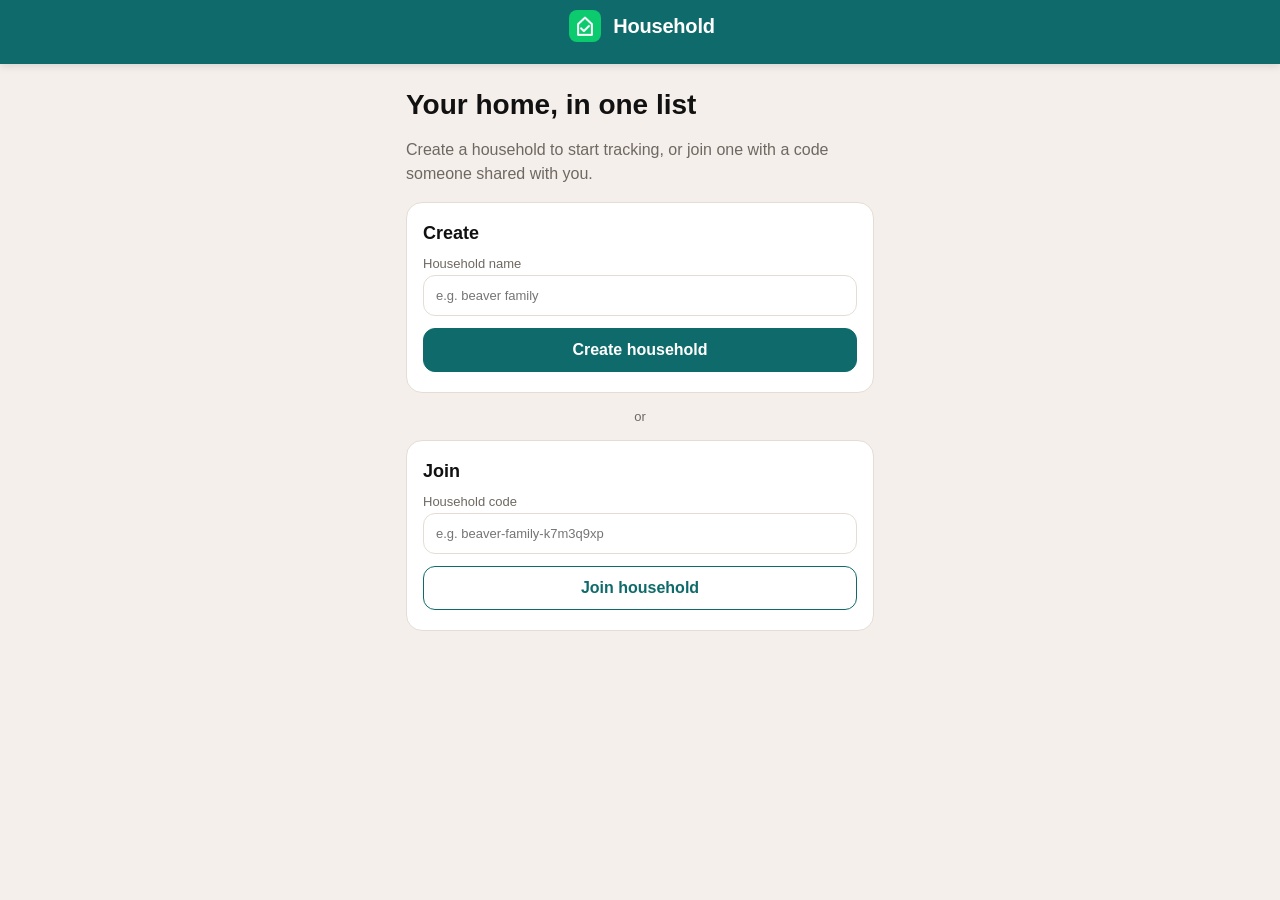
<file: frontend/index.html>
<!DOCTYPE html>
<html lang="en">
  <head>
    <meta charset="utf-8" />
    <meta name="viewport" content="width=device-width, initial-scale=1, interactive-widget=resizes-content" />
    <title>Household</title>
    <link rel="stylesheet" href="style.css" />
    <link rel="manifest" href="manifest.json" />
    <link rel="icon" href="icons/icon-192.png" />
    <meta name="theme-color" content="#0f6b6b" />
  </head>
  <body>
    <div class="top">
      <header>
        <img class="logo" src="icons/icon-192.png" alt="" />
        <h1>Household</h1>
        <a class="icon-button" href="settings.html" aria-label="Settings">
          <svg viewBox="0 0 24 24" fill="none" stroke="currentColor" stroke-width="2" stroke-linecap="round" stroke-linejoin="round" aria-hidden="true">
            <path d="M9.671 4.136a2.34 2.34 0 0 1 4.659 0 2.34 2.34 0 0 0 3.319 1.915 2.34 2.34 0 0 1 2.33 4.033 2.34 2.34 0 0 0 0 3.831 2.34 2.34 0 0 1-2.33 4.033 2.34 2.34 0 0 0-3.319 1.915 2.34 2.34 0 0 1-4.659 0 2.34 2.34 0 0 0-3.32-1.915 2.34 2.34 0 0 1-2.33-4.033 2.34 2.34 0 0 0 0-3.831A2.34 2.34 0 0 1 6.35 6.051a2.34 2.34 0 0 0 3.319-1.915" />
            <circle cx="12" cy="12" r="3" />
          </svg>
        </a>
      </header>

      <nav class="tabs">
        <button data-tab="to-buy" class="active" aria-selected="true">To buy</button>
        <button data-tab="to-do" aria-selected="false">To do</button>
      </nav>
    </div>

    <main>
      <section id="to-buy">
        <ul id="list"></ul>
      </section>
      <section id="to-do" hidden>
        <div class="filters">
          <button data-difficulty="all" class="active" aria-pressed="true">All</button>
          <button data-difficulty="light" aria-pressed="false">Light</button>
          <button data-difficulty="medium" aria-pressed="false">Medium</button>
          <button data-difficulty="heavy" aria-pressed="false">Heavy</button>
        </div>
        <ul id="todo"></ul>
      </section>
    </main>

    <button id="add" aria-label="Add to list">+</button>

    <div id="toast" hidden>
      <span id="toast-text"></span>
      <button id="undo">Undo</button>
    </div>

    <dialog id="picker">
      <div class="picker-head">
        <h2>Add to list</h2>
        <button id="picker-close" class="icon-button" aria-label="Close">
          <svg viewBox="0 0 24 24" fill="none" stroke="currentColor" stroke-width="2" stroke-linecap="round" stroke-linejoin="round" aria-hidden="true">
            <path d="M18 6 6 18" />
            <path d="m6 6 12 12" />
          </svg>
        </button>
      </div>
      <input id="search" type="search" placeholder="Search or create consumables" autocomplete="off" />
      <ul id="picker-list"></ul>
    </dialog>

    <script src="household.js"></script>
    <script src="app.js"></script>
  </body>
</html>
</file>
<file: frontend/style.css>
:root {
  --accent: #0f6b6b;
  --accent-light: #dcebea;
  --on-accent: #ffffff;
  --background: #f4efea;
  --surface: #ffffff;
  --border: #e5ddd5;
  --text: #111111;
  --text-secondary: #6f6862;
  --danger: #6a0f2c;
}

* {
  box-sizing: border-box;
}

body,
h1,
ul {
  margin: 0;
  padding: 0;
}

body {
  font-family: -apple-system, Roboto, "Segoe UI", sans-serif;
  background: var(--background);
  color: var(--text);
}

.top {
  position: sticky;
  top: 0;
  z-index: 1;
  padding-bottom: 12px;
  background: var(--accent);
  color: var(--on-accent);
  box-shadow: 0 2px 8px rgba(0, 0, 0, 0.12);
}

header {
  display: flex;
  gap: 12px;
  align-items: center;
  padding: 10px 12px 10px 16px;
}

header.centered {
  justify-content: center;
}

.logo {
  width: 32px;
  height: 32px;
  border-radius: 8px;
}

h1 {
  margin-right: auto;
  font-size: 20px;
  font-weight: 700;
  letter-spacing: -0.01em;
}

header.centered h1 {
  margin-right: 0;
}

.icon-button {
  display: flex;
  align-items: center;
  justify-content: center;
  width: 44px;
  height: 44px;
  padding: 0;
  border: none;
  border-radius: 50%;
  background: none;
  color: inherit;
  cursor: pointer;
}

.icon-button:active {
  background: rgba(255, 255, 255, 0.16);
}

.icon-button svg {
  width: 24px;
  height: 24px;
}

#household {
  padding: 0 16px 12px;
}

#household #share-link {
  width: 100%;
  font: inherit;
  font-weight: 600;
  padding: 10px 12px;
  border: none;
  border-radius: 10px;
  background: var(--surface);
  color: var(--accent);
  cursor: pointer;
}

.tabs {
  display: flex;
  margin: 0 16px;
  padding: 4px;
  border-radius: 12px;
  background: rgba(255, 255, 255, 0.16);
}

.tabs button {
  flex: 1;
  padding: 8px 0;
  border: none;
  border-radius: 9px;
  background: none;
  font: inherit;
  font-weight: 600;
  color: var(--on-accent);
  cursor: pointer;
}

.tabs button.active {
  background: var(--surface);
  color: var(--accent);
}

main {
  padding: 8px 0;
}

.filters {
  display: flex;
  gap: 8px;
  margin: 8px 12px 0;
}

.filters button {
  padding: 6px 14px;
  border: 1px solid var(--border);
  border-radius: 999px;
  background: var(--surface);
  font: inherit;
  font-size: 14px;
  color: var(--text-secondary);
  cursor: pointer;
}

.filters button.active {
  border-color: var(--accent);
  background: var(--accent);
  color: var(--on-accent);
}

#list,
#todo {
  list-style: none;
}

#list li,
#todo li {
  display: flex;
  align-items: center;
  gap: 12px;
  background: var(--surface);
  margin: 8px 12px;
  padding: 16px;
  border: 1px solid var(--border);
  border-radius: 16px;
  box-shadow: 0 1px 2px rgba(0, 0, 0, 0.04);
}

#list li.leaving,
#todo li.leaving {
  animation: celebrate 0.45s ease forwards;
}

@keyframes celebrate {
  0% {
    transform: scale(1);
    opacity: 1;
  }
  25% {
    transform: scale(1.06);
    background: var(--accent-light);
    opacity: 1;
  }
  100% {
    transform: translateX(100%);
    opacity: 0;
  }
}

#list li input[type="checkbox"],
#todo li input[type="checkbox"] {
  width: 22px;
  height: 22px;
  accent-color: var(--accent);
}

#library,
#task-library {
  list-style: none;
}

#library li,
#task-library li {
  display: flex;
  justify-content: space-between;
  align-items: center;
  gap: 12px;
  background: var(--surface);
  margin: 8px 12px;
  padding: 16px;
  border: 1px solid var(--border);
  border-radius: 16px;
  box-shadow: 0 1px 2px rgba(0, 0, 0, 0.04);
  cursor: pointer;
}

#library li > div {
  margin-right: auto;
}

.thumb {
  width: 40px;
  height: 40px;
  flex-shrink: 0;
  border-radius: 10px;
  object-fit: cover;
}

#library .period,
#task-library .period {
  font-size: 13px;
  color: var(--text-secondary);
}

#library .status,
#task-library .difficulty {
  font-size: 14px;
  color: var(--text-secondary);
}

#sheet,
#task-sheet,
#picker {
  width: 100%;
  max-width: 500px;
  margin: auto auto 0;
  padding: 24px 16px;
  border: none;
  border-radius: 16px 16px 0 0;
  background: var(--surface);
}

#sheet[open],
#task-sheet[open],
#picker[open] {
  animation: slide-up 0.25s ease;
}

@keyframes slide-up {
  from {
    transform: translateY(100%);
  }
}

#sheet::backdrop,
#task-sheet::backdrop,
#picker::backdrop {
  background: rgba(0, 0, 0, 0.4);
}

#sheet form,
#task-sheet form {
  display: flex;
  flex-direction: column;
  gap: 16px;
}

#sheet h2,
#task-sheet h2,
#picker h2 {
  margin: 0;
  font-size: 18px;
  font-weight: 500;
}

#sheet label,
#task-sheet label {
  display: flex;
  flex-direction: column;
  gap: 4px;
  font-size: 13px;
  color: var(--text-secondary);
}

#sheet input,
#sheet select,
#task-sheet input,
#task-sheet select {
  font: inherit;
  padding: 10px;
  border: 1px solid var(--border);
  border-radius: 8px;
  background: var(--surface);
  color: var(--text);
}

#sheet .actions,
#task-sheet .actions {
  display: flex;
  justify-content: flex-end;
  gap: 8px;
}

#sheet .actions button,
#task-sheet .actions button {
  font: inherit;
  padding: 10px 16px;
  border: none;
  border-radius: 8px;
  background: none;
  color: var(--text);
  cursor: pointer;
}

#sheet #delete {
  margin-right: auto;
  color: var(--danger);
}

#sheet .actions .primary,
#task-sheet .actions .primary {
  background: var(--accent);
  color: var(--on-accent);
}

#picker[open] {
  display: flex;
  flex-direction: column;
  gap: 12px;
  max-height: 85dvh;
}

.picker-head {
  display: flex;
  align-items: center;
  justify-content: space-between;
}

#search {
  font: inherit;
  padding: 10px 12px;
  border: 1px solid var(--border);
  border-radius: 10px;
}

#picker-list {
  list-style: none;
  overflow-y: auto;
}

#picker-list li {
  display: flex;
  align-items: center;
  gap: 12px;
  padding: 10px 4px;
  border-bottom: 1px solid var(--border);
  cursor: pointer;
}

#picker-list .name {
  margin-right: auto;
}

#picker-list .on-list {
  cursor: default;
  opacity: 0.5;
}

#picker-list .tag {
  font-size: 13px;
}

#picker-list .plus {
  font-size: 22px;
  color: var(--accent);
}

#picker-list .new {
  font-weight: 600;
  color: var(--accent);
}

#add {
  position: fixed;
  right: 16px;
  bottom: 16px;
  width: 56px;
  height: 56px;
  border: none;
  border-radius: 50%;
  background: var(--accent);
  color: var(--on-accent);
  font-size: 28px;
  box-shadow: 0 3px 6px rgba(0, 0, 0, 0.3);
  cursor: pointer;
}

#toast {
  position: fixed;
  left: 16px;
  right: 16px;
  bottom: 16px;
  max-width: 500px;
  margin: 0 auto;
  display: flex;
  align-items: center;
  justify-content: space-between;
  gap: 12px;
  padding: 6px 6px 6px 16px;
  border-radius: 12px;
  background: var(--text);
  color: var(--on-accent);
  box-shadow: 0 3px 6px rgba(0, 0, 0, 0.3);
}

#toast[hidden] {
  display: none;
}

#undo {
  padding: 10px 12px;
  border: none;
  background: none;
  font: inherit;
  font-weight: 600;
  color: var(--accent-light);
  cursor: pointer;
}

.welcome {
  display: flex;
  flex-direction: column;
  gap: 16px;
  max-width: 500px;
  margin: 0 auto;
  padding: 24px 16px;
}

.welcome [hidden] {
  display: none;
}

.welcome .title {
  margin: 0;
  font-size: 28px;
  font-weight: 700;
  line-height: 1.2;
}

.welcome > div {
  display: flex;
  flex-direction: column;
  gap: 16px;
}

.welcome .intro {
  margin: 0;
  color: var(--text-secondary);
  line-height: 1.5;
}

.welcome form,
.welcome section {
  display: flex;
  flex-direction: column;
  gap: 12px;
  padding: 20px 16px;
  background: var(--surface);
  border: 1px solid var(--border);
  border-radius: 16px;
}

.welcome section {
  background: var(--accent-light);
  border-color: var(--accent-light);
}

.welcome h2 {
  margin: 0;
  font-size: 18px;
  font-weight: 600;
}

.welcome section p {
  margin: 0;
}

.welcome label {
  display: flex;
  flex-direction: column;
  gap: 4px;
  font-size: 13px;
  color: var(--text-secondary);
}

.welcome input {
  font: inherit;
  padding: 12px;
  border: 1px solid var(--border);
  border-radius: 12px;
  background: var(--surface);
  color: var(--text);
}

.welcome button,
.welcome .actions a {
  font: inherit;
  font-weight: 600;
  padding: 12px;
  border: 1px solid var(--accent);
  border-radius: 12px;
  background: var(--accent);
  color: var(--on-accent);
  text-align: center;
  text-decoration: none;
  cursor: pointer;
}

.welcome .secondary,
.welcome #share-link {
  background: var(--surface);
  color: var(--accent);
}

.welcome .or {
  margin: 0;
  text-align: center;
  font-size: 13px;
  color: var(--text-secondary);
}

.welcome #join-error {
  margin: 0;
  font-size: 14px;
  color: var(--danger);
}

.welcome .actions {
  display: flex;
  flex-direction: column;
  gap: 8px;
}
</file>
